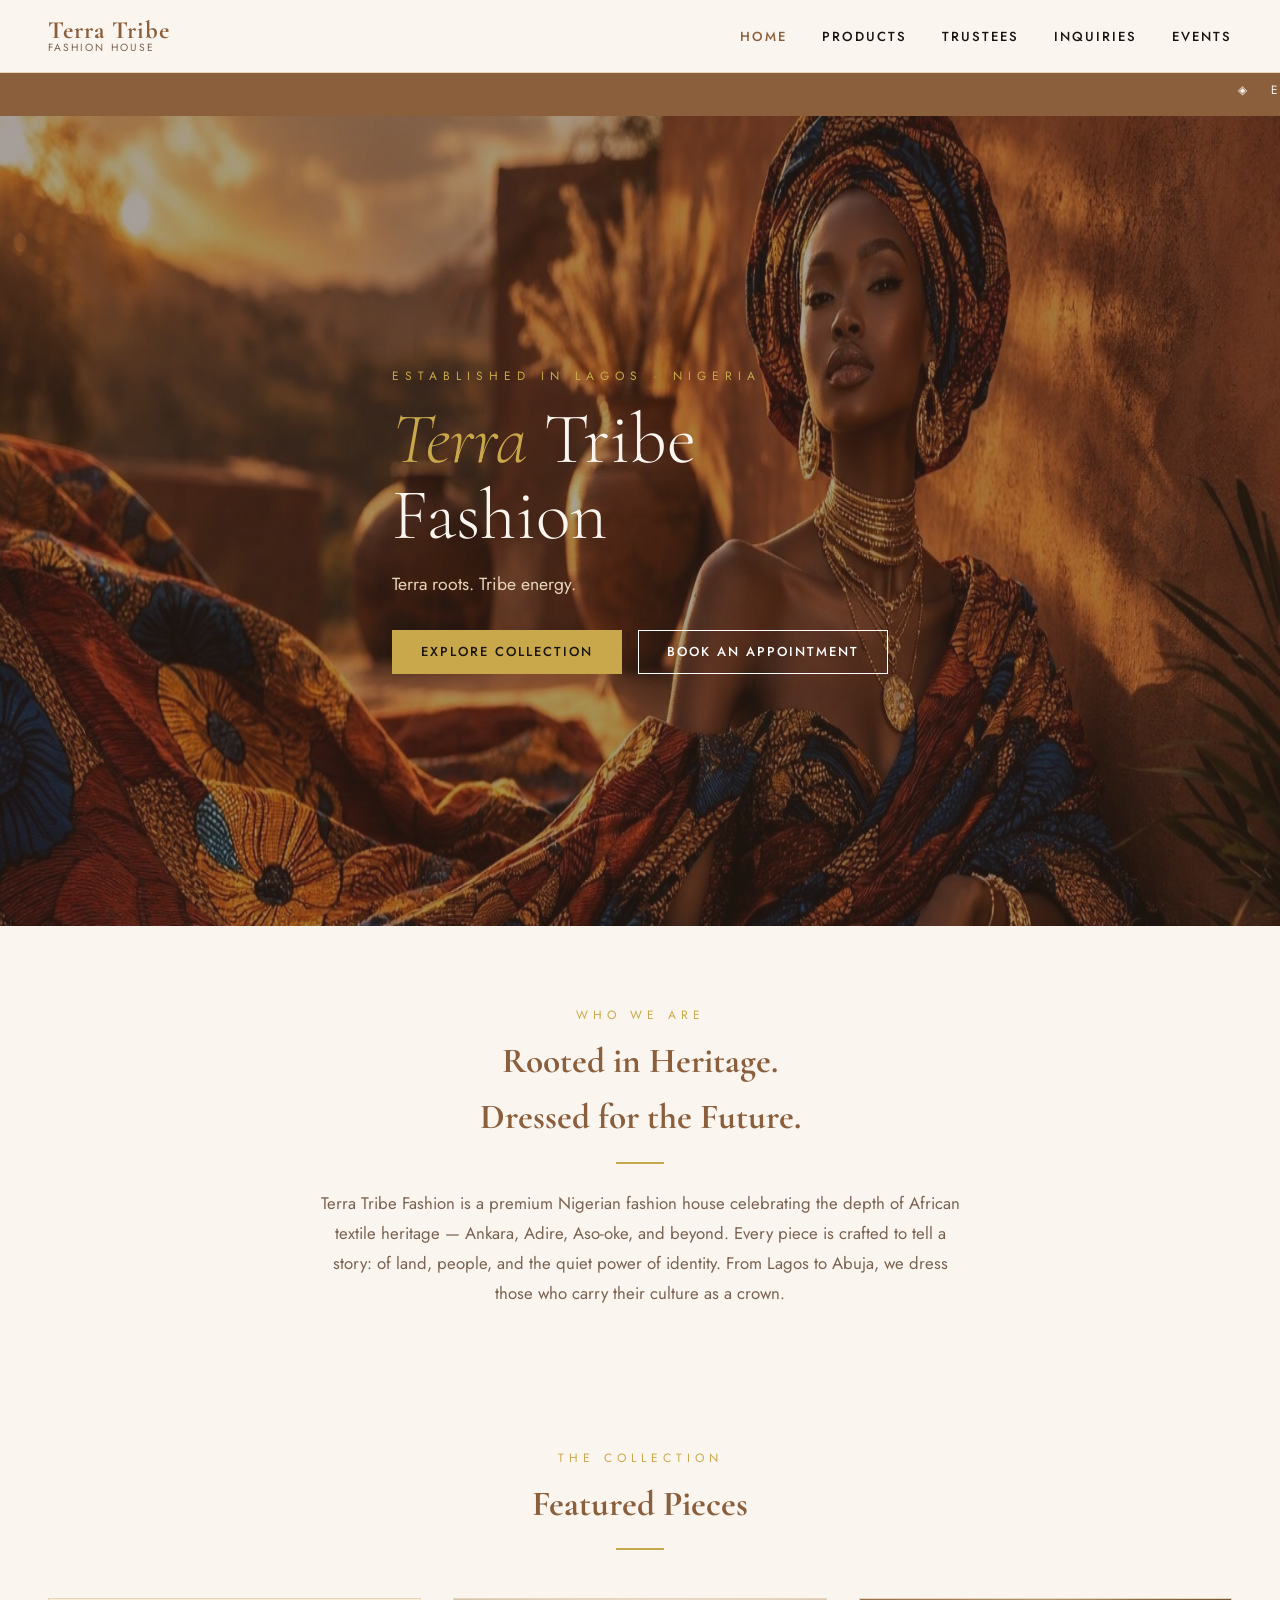
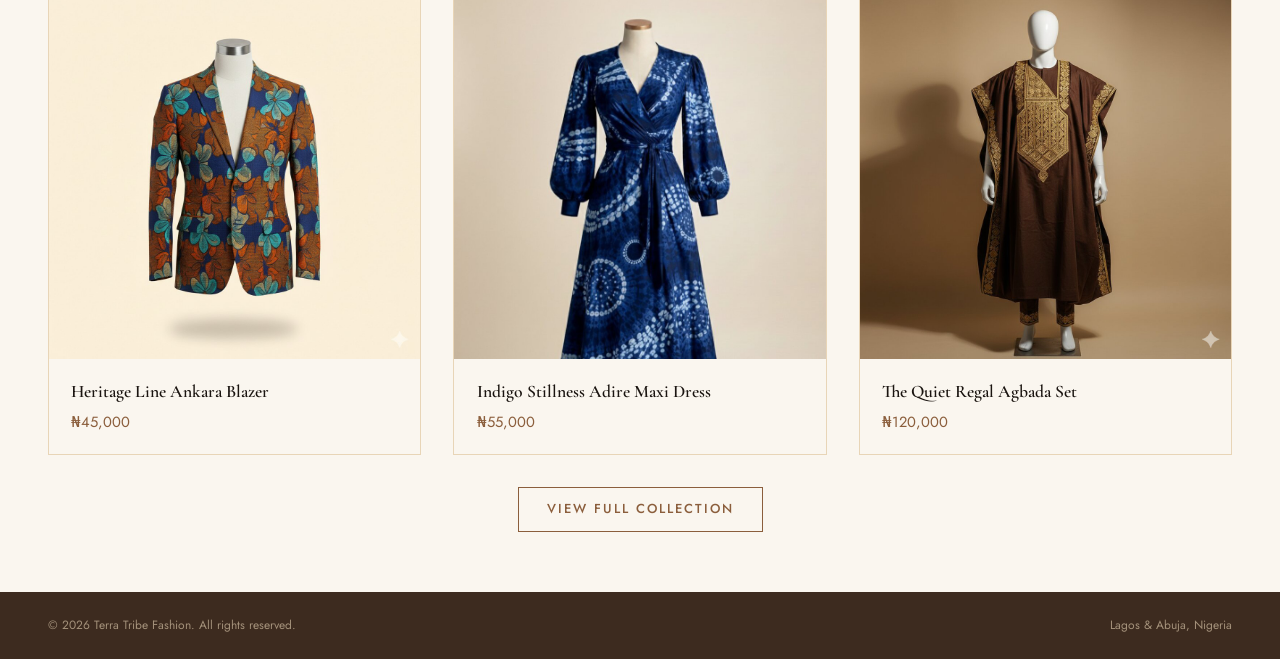
<file: index.html>
<!DOCTYPE html>
<html lang="en">
<head>
  <meta charset="UTF-8" />
  <meta name="viewport" content="width=device-width, initial-scale=1.0" />
  <title>Terra Tribe Fashion — Home</title>
  <link rel="stylesheet" href="styles.css" />
</head>
<body>

<!-- HEADER / NAV -->
<header>
  <div class="container nav-inner">
    <a href="index.html" class="brand">
      <span class="brand-name">Terra Tribe</span>
      <span class="brand-tag">Fashion House</span>
    </a>
    <nav>
      <ul>
        <li><a href="index.html" class="active">Home</a></li>
        <li><a href="products.html">Products</a></li>
        <li><a href="trustees.html">Trustees</a></li>
        <li><a href="inquiries.html">Inquiries</a></li>
        <li><a href="events.html">Events</a></li>
      </ul>
    </nav>
  </div>
</header>

<!-- MARQUEE -->
<div class="marquee-bar">
  <marquee behavior="scroll" direction="left" scrollamount="5">
    &nbsp;&nbsp;&nbsp;&nbsp;&nbsp;&nbsp;&nbsp;◈&nbsp;&nbsp;&nbsp;EKO LUXE SEASON PREVIEW - TUESDAY, APRIL 21, 2026 - VICTORIA ISLAND, LAGOS
    &nbsp;&nbsp;&nbsp;&nbsp;&nbsp;&nbsp;&nbsp;◈&nbsp;&nbsp;&nbsp;LAGOS RUNWAY SHOWCASE NIGHT - FRIDAY, MAY 15, 2026 - IKOYI, LAGOS
    &nbsp;&nbsp;&nbsp;&nbsp;&nbsp;&nbsp;&nbsp;◈&nbsp;&nbsp;&nbsp;ABUJA COUTURE BRUNCH - SATURDAY, SEPTEMBER 12, 2026 - MAITAMA ABUJA
    &nbsp;&nbsp;&nbsp;&nbsp;&nbsp;&nbsp;&nbsp;◈&nbsp;&nbsp;&nbsp;YEAR END GALA &amp; AWARDS - SATURDAY, DECEMBER 5, 2026 - CBD, ABUJA
  </marquee>
</div>

<!-- MAIN CONTENT -->
<main>

<!-- HERO -->
<section class="hero">
  <div class="hero-bg">
    <img src="images/hero.jpg" alt="Terra Tribe Fashion" />
  </div>
  <div class="container">
    <div class="hero-content">
      <p class="hero-eyebrow">Established in Lagos · Nigeria</p>
      <h1 class="hero-title">
        <em>Terra</em> Tribe<br/>Fashion
      </h1>
      <p class="hero-tagline">Terra roots. Tribe energy.</p>
      <div class="hero-actions">
        <a href="products.html" class="btn btn-gold">Explore Collection</a>
        <a href="inquiries.html" class="btn btn-outline btn-outline-light">Book an Appointment</a>
      </div>
    </div>
  </div>
</section>

<!-- INTRO -->
<section class="intro-section">
  <div class="container">
    <p class="section-label text-center">Who We Are</p>
    <h2 class="section-title text-center">Rooted in Heritage.<br/>Dressed for the Future.</h2>
    <span class="section-divider"></span>
    <p class="intro-text">
      Terra Tribe Fashion is a premium Nigerian fashion house celebrating the depth of African textile
      heritage — Ankara, Adire, Aso-oke, and beyond. Every piece is crafted to tell a story: of land,
      people, and the quiet power of identity. From Lagos to Abuja, we dress those who carry their
      culture as a crown.
    </p>
  </div>
</section>

<!-- FEATURED PRODUCTS -->
<section class="featured-section">
  <div class="container">
    <div class="section-header">
      <p class="section-label">The Collection</p>
      <h2 class="section-title">Featured Pieces</h2>
      <span class="section-divider"></span>
    </div>
    <div class="product-grid">
      <div class="product-card">
        <div class="product-img-wrap">
          <img src="images/product1.jpg" alt="Heritage Line Ankara Blazer" />
        </div>
        <div class="product-info">
          <p class="product-name">Heritage Line Ankara Blazer</p>
          <p class="product-price">₦45,000</p>
        </div>
      </div>
      <div class="product-card">
        <div class="product-img-wrap">
          <img src="images/product2.jpg" alt="Indigo Stillness Adire Maxi Dress" />
        </div>
        <div class="product-info">
          <p class="product-name">Indigo Stillness Adire Maxi Dress</p>
          <p class="product-price">₦55,000</p>
        </div>
      </div>
      <div class="product-card">
        <div class="product-img-wrap">
          <img src="images/product3.jpg" alt="The Quiet Regal Agbada Set" />
        </div>
        <div class="product-info">
          <p class="product-name">The Quiet Regal Agbada Set</p>
          <p class="product-price">₦120,000</p>
        </div>
      </div>
    </div>
    <div class="text-center mt2">
      <a href="products.html" class="btn btn-outline">View Full Collection</a>
    </div>
  </div>
</section>


</main>

<!-- FOOTER -->
<footer>
  <div class="container">
    <div class="footer-bottom">
      <span>&copy; 2026 Terra Tribe Fashion. All rights reserved.</span>
      <span>Lagos &amp; Abuja, Nigeria</span>
    </div>
  </div>
</footer>

<button id="back-to-top" title="Back to top">↑</button>

<script src="js/home.js"></script>
</body>
</html>
</file>
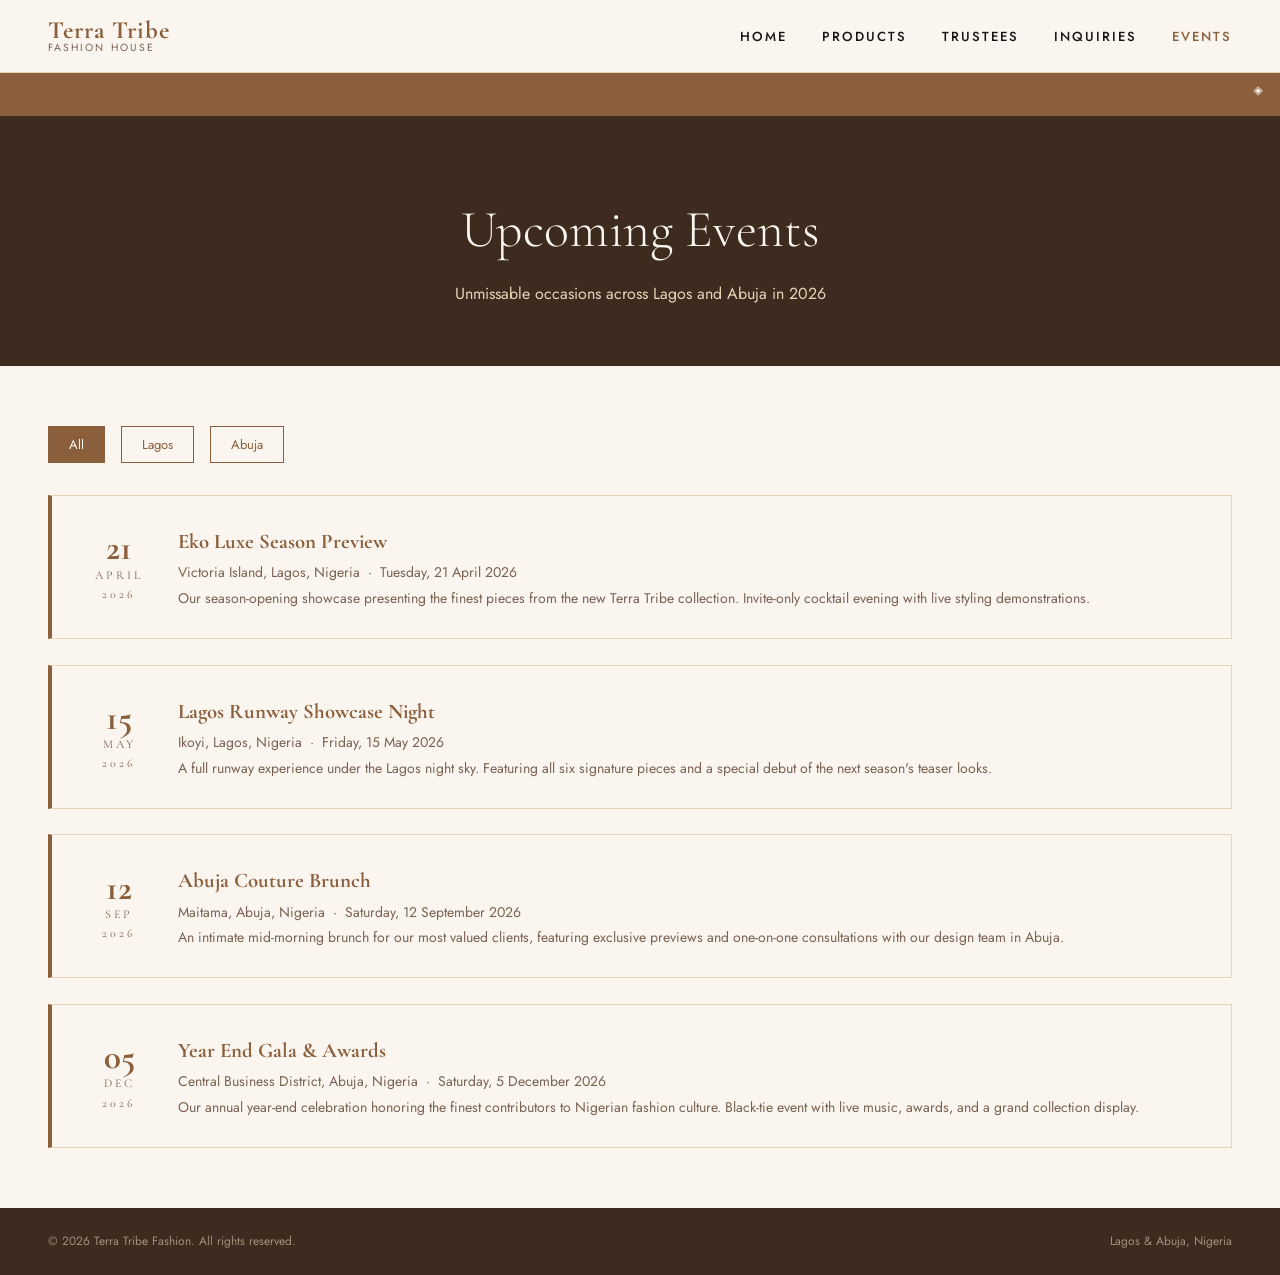
<file: events.html>
<!DOCTYPE html>
<html lang="en">
<head>
  <meta charset="UTF-8" />
  <meta name="viewport" content="width=device-width, initial-scale=1.0" />
  <title>Terra Tribe Fashion — Events</title>
  <link rel="stylesheet" href="styles.css" />
</head>
<body>

<!-- HEADER / NAV -->
<header>
  <div class="container nav-inner">
    <a href="index.html" class="brand">
      <span class="brand-name">Terra Tribe</span>
      <span class="brand-tag">Fashion House</span>
    </a>
    <nav>
      <ul>
        <li><a href="index.html">Home</a></li>
        <li><a href="products.html">Products</a></li>
        <li><a href="trustees.html">Trustees</a></li>
        <li><a href="inquiries.html">Inquiries</a></li>
        <li><a href="events.html" class="active">Events</a></li>
      </ul>
    </nav>
  </div>
</header>

<!-- MARQUEE -->
<div class="marquee-bar">
  <marquee behavior="scroll" direction="left" scrollamount="5">
    &nbsp;&nbsp;&nbsp;&nbsp;&nbsp;&nbsp;&nbsp;◈&nbsp;&nbsp;&nbsp;EKO LUXE SEASON PREVIEW - TUESDAY, APRIL 21, 2026 - VICTORIA ISLAND, LAGOS
    &nbsp;&nbsp;&nbsp;&nbsp;&nbsp;&nbsp;&nbsp;◈&nbsp;&nbsp;&nbsp;LAGOS RUNWAY SHOWCASE NIGHT - FRIDAY, MAY 15, 2026 - IKOYI, LAGOS
    &nbsp;&nbsp;&nbsp;&nbsp;&nbsp;&nbsp;&nbsp;◈&nbsp;&nbsp;&nbsp;ABUJA COUTURE BRUNCH - SATURDAY, SEPTEMBER 12, 2026 - MAITAMA ABUJA
    &nbsp;&nbsp;&nbsp;&nbsp;&nbsp;&nbsp;&nbsp;◈&nbsp;&nbsp;&nbsp;YEAR END GALA &amp; AWARDS - SATURDAY, DECEMBER 5, 2026 - CBD, ABUJA
  </marquee>
</div>

<!-- MAIN CONTENT -->
<main>
<section class="page-hero">
  <h1>Upcoming Events</h1>
  <p>Unmissable occasions across Lagos and Abuja in 2026</p>
</section>

  <section class="spacer">
    <div class="container">

      <!-- CITY FILTER BUTTONS -->
      <div class="filter-wrap">
        <button class="filter-btn active" data-filter="all">All</button>
        <button class="filter-btn" data-filter="lagos">Lagos</button>
        <button class="filter-btn" data-filter="abuja">Abuja</button>
      </div>

      <!-- Events list -->
      <div class="events-list">

        <div class="event-card" data-city="lagos">
          <div class="event-date">
            <div class="day">21</div>
            <div class="month">April</div>
            <div class="year">2026</div>
          </div>
          <div class="event-info">
            <h3>Eko Luxe Season Preview</h3>
            <p>Victoria Island, Lagos, Nigeria &nbsp;·&nbsp; Tuesday, 21 April 2026</p>
            <p class="event-desc">
              Our season-opening showcase presenting the finest pieces from the new Terra Tribe collection.
              Invite-only cocktail evening with live styling demonstrations.
            </p>
          </div>
        </div>

        <div class="event-card" data-city="lagos">
          <div class="event-date">
            <div class="day">15</div>
            <div class="month">May</div>
            <div class="year">2026</div>
          </div>
          <div class="event-info">
            <h3>Lagos Runway Showcase Night</h3>
            <p>Ikoyi, Lagos, Nigeria &nbsp;·&nbsp; Friday, 15 May 2026</p>
            <p class="event-desc">
              A full runway experience under the Lagos night sky. Featuring all six signature pieces and
              a special debut of the next season's teaser looks.
            </p>
          </div>
        </div>

        <div class="event-card" data-city="abuja">
          <div class="event-date">
            <div class="day">12</div>
            <div class="month">Sep</div>
            <div class="year">2026</div>
          </div>
          <div class="event-info">
            <h3>Abuja Couture Brunch</h3>
            <p>Maitama, Abuja, Nigeria &nbsp;·&nbsp; Saturday, 12 September 2026</p>
            <p class="event-desc">
              An intimate mid-morning brunch for our most valued clients, featuring exclusive previews
              and one-on-one consultations with our design team in Abuja.
            </p>
          </div>
        </div>

        <div class="event-card" data-city="abuja">
          <div class="event-date">
            <div class="day">05</div>
            <div class="month">Dec</div>
            <div class="year">2026</div>
          </div>
          <div class="event-info">
            <h3>Year End Gala &amp; Awards</h3>
            <p>Central Business District, Abuja, Nigeria &nbsp;·&nbsp; Saturday, 5 December 2026</p>
            <p class="event-desc">
              Our annual year-end celebration honoring the finest contributors to Nigerian fashion culture.
              Black-tie event with live music, awards, and a grand collection display.
            </p>
          </div>
        </div>

      </div>

    </div>
  </section>
</main>

<!-- FOOTER -->
<footer>
  <div class="container">
    <div class="footer-bottom">
      <span>&copy; 2026 Terra Tribe Fashion. All rights reserved.</span>
      <span>Lagos &amp; Abuja, Nigeria</span>
    </div>
  </div>
</footer>

<script src="js/events.js"></script>
</body>
</html>
</file>
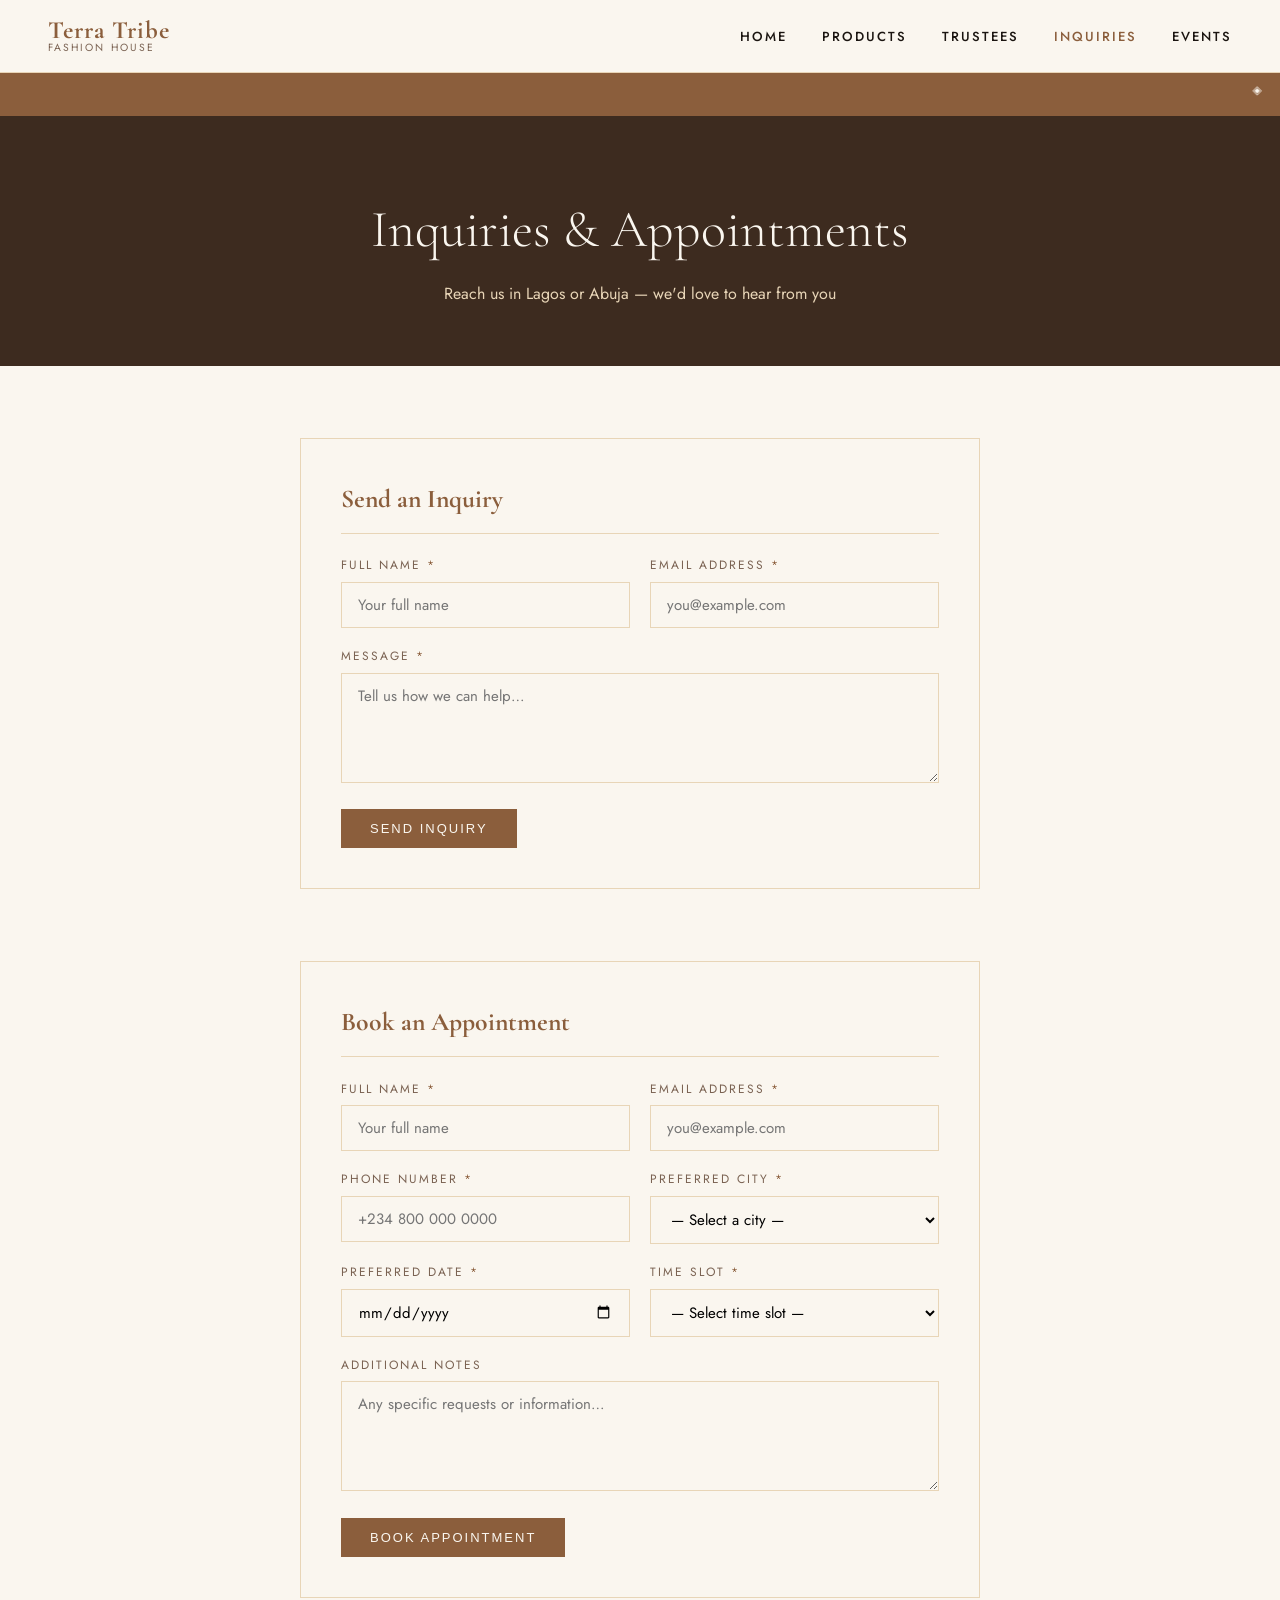
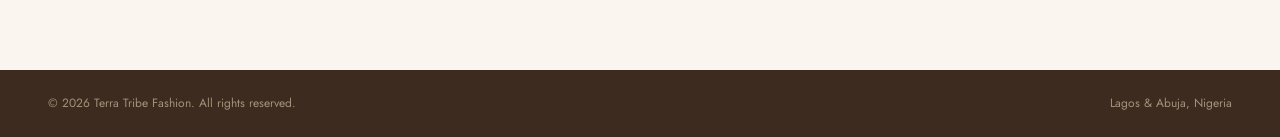
<file: inquiries.html>
<!DOCTYPE html>
<html lang="en">
<head>
  <meta charset="UTF-8" />
  <meta name="viewport" content="width=device-width, initial-scale=1.0" />
  <title>Terra Tribe Fashion — Inquiries &amp; Appointments</title>
  <link rel="stylesheet" href="styles.css" />
</head>
<body>

<!-- HEADER / NAV -->
<header>
  <div class="container nav-inner">
    <a href="index.html" class="brand">
      <span class="brand-name">Terra Tribe</span>
      <span class="brand-tag">Fashion House</span>
    </a>
    <nav>
      <ul>
        <li><a href="index.html">Home</a></li>
        <li><a href="products.html">Products</a></li>
        <li><a href="trustees.html">Trustees</a></li>
        <li><a href="inquiries.html" class="active">Inquiries</a></li>
        <li><a href="events.html">Events</a></li>
      </ul>
    </nav>
  </div>
</header>

<!-- MARQUEE -->
<div class="marquee-bar">
  <marquee behavior="scroll" direction="left" scrollamount="5">
    &nbsp;&nbsp;&nbsp;&nbsp;&nbsp;&nbsp;&nbsp;◈&nbsp;&nbsp;&nbsp;EKO LUXE SEASON PREVIEW - TUESDAY, APRIL 21, 2026 - VICTORIA ISLAND, LAGOS
    &nbsp;&nbsp;&nbsp;&nbsp;&nbsp;&nbsp;&nbsp;◈&nbsp;&nbsp;&nbsp;LAGOS RUNWAY SHOWCASE NIGHT - FRIDAY, MAY 15, 2026 - IKOYI, LAGOS
    &nbsp;&nbsp;&nbsp;&nbsp;&nbsp;&nbsp;&nbsp;◈&nbsp;&nbsp;&nbsp;ABUJA COUTURE BRUNCH - SATURDAY, SEPTEMBER 12, 2026 - MAITAMA ABUJA
    &nbsp;&nbsp;&nbsp;&nbsp;&nbsp;&nbsp;&nbsp;◈&nbsp;&nbsp;&nbsp;YEAR END GALA &amp; AWARDS - SATURDAY, DECEMBER 5, 2026 - CBD, ABUJA
  </marquee>
</div>

<!-- MAIN CONTENT -->
<main>
<section class="page-hero">
  <h1>Inquiries &amp; Appointments</h1>
  <p>Reach us in Lagos or Abuja — we'd love to hear from you</p>
</section>

  <!-- INQUIRY FORM -->
  <section class="form-section">
    <div class="container">
      <div class="form-card">
        <h2 class="form-title">Send an Inquiry</h2>
        <form id="inquiry-form">
          <div class="form-row">
            <div class="form-group">
              <label for="inq-name">Full Name <span class="required-star">*</span></label>
              <input type="text" id="inq-name" name="name" placeholder="Your full name" />
              <span class="field-error" id="err-inq-name">Please enter your full name.</span>
            </div>
            <div class="form-group">
              <label for="inq-email">Email Address <span class="required-star">*</span></label>
              <input type="email" id="inq-email" name="email" placeholder="you@example.com" />
              <span class="field-error" id="err-inq-email">Please enter a valid email address.</span>
            </div>
          </div>
          <div class="form-group">
            <label for="inq-message">Message <span class="required-star">*</span></label>
            <textarea id="inq-message" name="message" placeholder="Tell us how we can help…"></textarea>
            <span class="field-error" id="err-inq-message">Please enter a message.</span>
          </div>
          <button type="submit" class="btn btn-primary">Send Inquiry</button>
          <div class="success-msg" id="inq-success">Thank you! Your inquiry has been received. We'll be in touch within 24 hours.</div>
        </form>
      </div>
    </div>
  </section>

  <!-- APPOINTMENT FORM -->
  <section class="form-section form-section-flush">
    <div class="container">
      <div class="form-card">
        <h2 class="form-title">Book an Appointment</h2>
        <form id="appt-form">
          <div class="form-row">
            <div class="form-group">
              <label for="appt-name">Full Name <span class="required-star">*</span></label>
              <input type="text" id="appt-name" name="name" placeholder="Your full name" />
              <span class="field-error" id="err-appt-name">Please enter your full name.</span>
            </div>
            <div class="form-group">
              <label for="appt-email">Email Address <span class="required-star">*</span></label>
              <input type="email" id="appt-email" name="email" placeholder="you@example.com" />
              <span class="field-error" id="err-appt-email">Please enter a valid email address.</span>
            </div>
          </div>
          <div class="form-row">
            <div class="form-group">
              <label for="appt-phone">Phone Number <span class="required-star">*</span></label>
              <input type="tel" id="appt-phone" name="phone" placeholder="+234 800 000 0000" />
              <span class="field-error" id="err-appt-phone">Please enter a valid phone number (at least 10 digits).</span>
            </div>
            <div class="form-group">
              <label for="appt-city">Preferred City <span class="required-star">*</span></label>
              <select id="appt-city" name="city">
                <option value="">— Select a city —</option>
                <option value="lagos">Lagos</option>
                <option value="abuja">Abuja</option>
              </select>
              <span class="field-error" id="err-appt-city">Please select a city.</span>
            </div>
          </div>
          <div class="form-row">
            <div class="form-group">
              <label for="appt-date">Preferred Date <span class="required-star">*</span></label>
              <input type="date" id="appt-date" name="date" />
              <span class="field-error" id="err-appt-date">Please select a date.</span>
            </div>
            <div class="form-group">
              <label for="appt-time">Time Slot <span class="required-star">*</span></label>
              <select id="appt-time" name="time">
                <option value="">— Select time slot —</option>
                <option value="09:00 AM">09:00 AM</option>
                <option value="10:00 AM">10:00 AM</option>
                <option value="11:00 AM">11:00 AM</option>
                <option value="12:00 PM">12:00 PM</option>
                <option value="02:00 PM">02:00 PM</option>
                <option value="03:00 PM">03:00 PM</option>
                <option value="04:00 PM">04:00 PM</option>
                <option value="05:00 PM">05:00 PM</option>
              </select>
              <span class="field-error" id="err-appt-time">Please select a time slot.</span>
            </div>
          </div>
          <div class="form-group">
            <label for="appt-message">Additional Notes</label>
            <textarea id="appt-message" name="message" placeholder="Any specific requests or information…"></textarea>
          </div>
          <button type="submit" class="btn btn-primary">Book Appointment</button>
          <div class="success-msg" id="appt-success">Appointment booked! We'll confirm your slot via email within 2 hours.</div>
        </form>
      </div>
    </div>
  </section>
</main>

<!-- FOOTER -->
<footer>
  <div class="container">
    <div class="footer-bottom">
      <span>&copy; 2026 Terra Tribe Fashion. All rights reserved.</span>
      <span>Lagos &amp; Abuja, Nigeria</span>
    </div>
  </div>
</footer>

<script src="js/inquiries.js"></script>
</body>
</html>
</file>
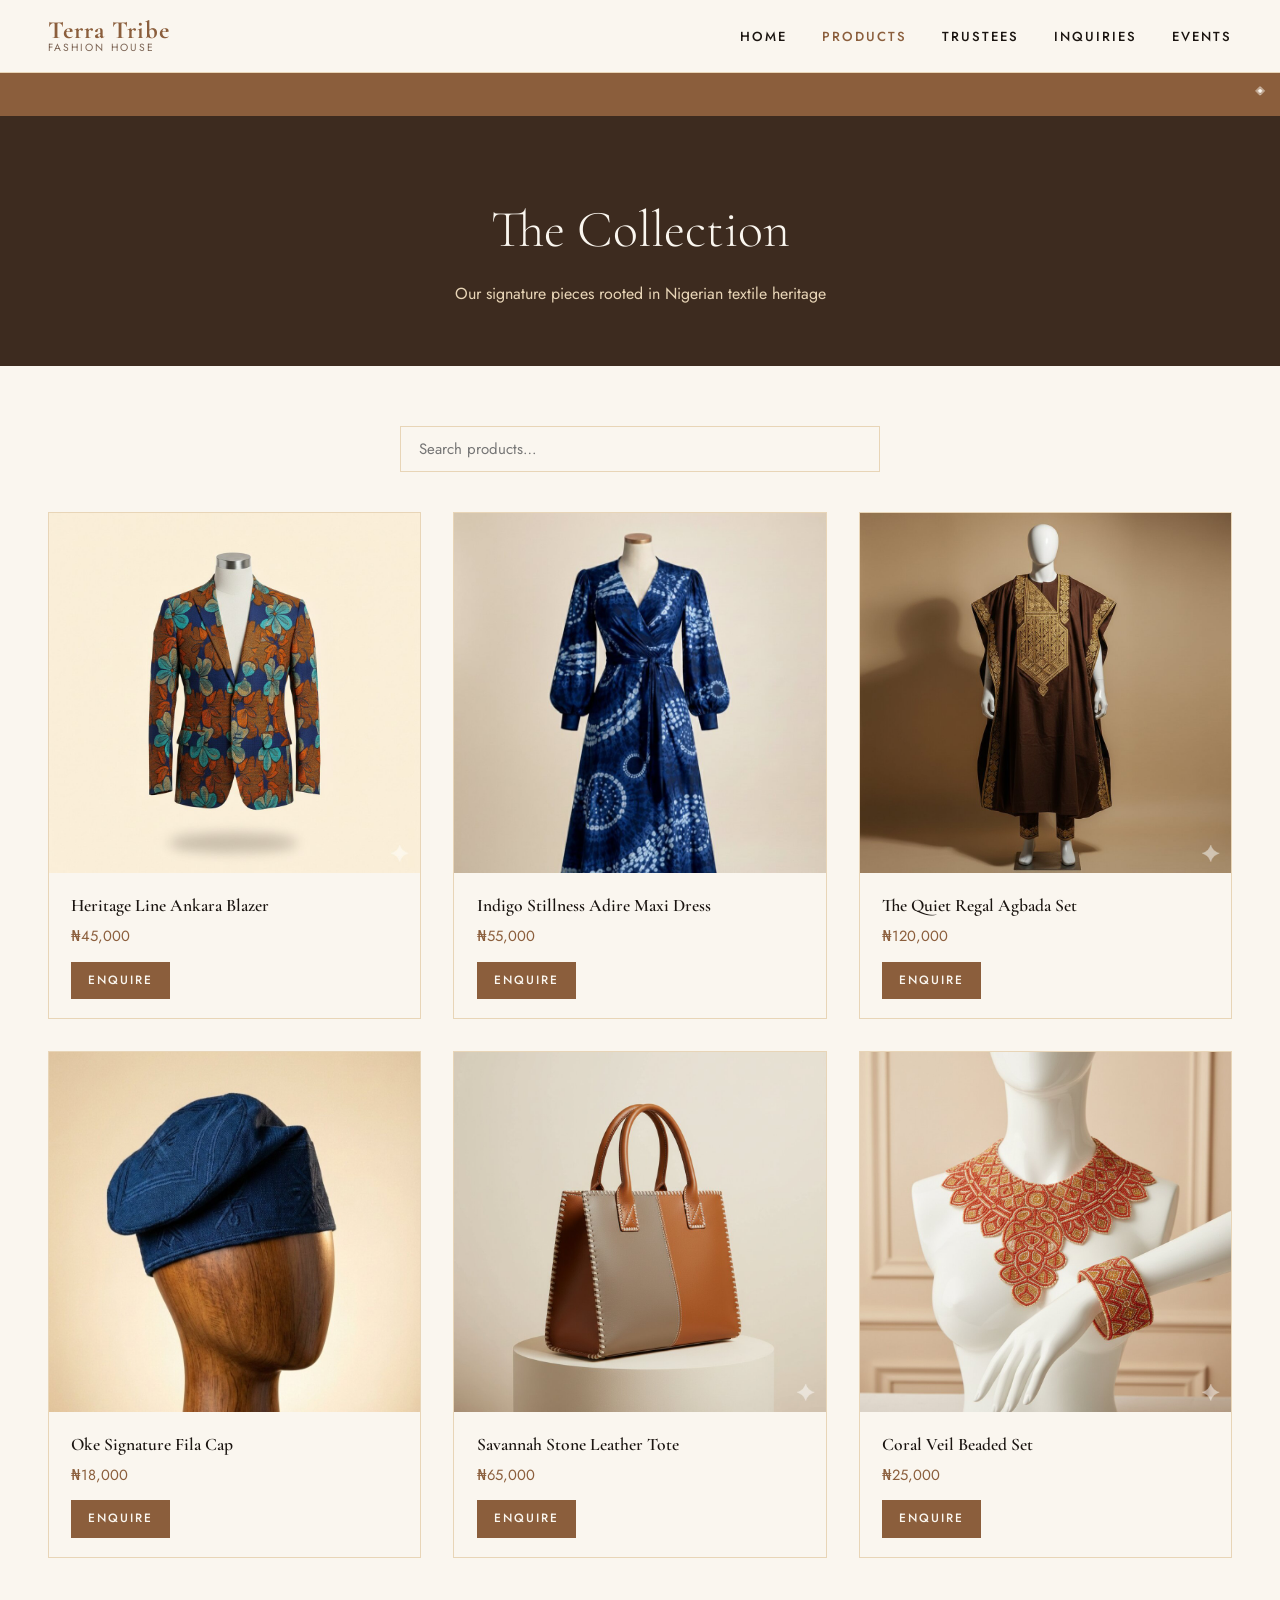
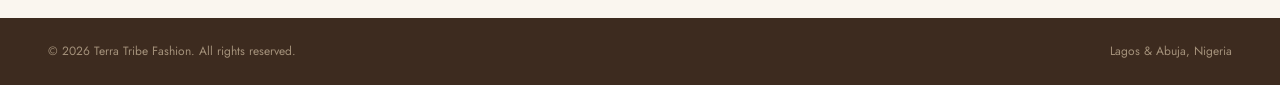
<file: products.html>
<!DOCTYPE html>
<html lang="en">
<head>
  <meta charset="UTF-8" />
  <meta name="viewport" content="width=device-width, initial-scale=1.0" />
  <title>Terra Tribe Fashion — Products</title>
  <link rel="stylesheet" href="styles.css" />
</head>
<body>

<!-- HEADER / NAV -->
<header>
  <div class="container nav-inner">
    <a href="index.html" class="brand">
      <span class="brand-name">Terra Tribe</span>
      <span class="brand-tag">Fashion House</span>
    </a>
    <nav>
      <ul>
        <li><a href="index.html">Home</a></li>
        <li><a href="products.html" class="active">Products</a></li>
        <li><a href="trustees.html">Trustees</a></li>
        <li><a href="inquiries.html">Inquiries</a></li>
        <li><a href="events.html">Events</a></li>
      </ul>
    </nav>
  </div>
</header>

<!-- MARQUEE -->
<div class="marquee-bar">
  <marquee behavior="scroll" direction="left" scrollamount="5">
    &nbsp;&nbsp;&nbsp;&nbsp;&nbsp;&nbsp;&nbsp;◈&nbsp;&nbsp;&nbsp;EKO LUXE SEASON PREVIEW - TUESDAY, APRIL 21, 2026 - VICTORIA ISLAND, LAGOS
    &nbsp;&nbsp;&nbsp;&nbsp;&nbsp;&nbsp;&nbsp;◈&nbsp;&nbsp;&nbsp;LAGOS RUNWAY SHOWCASE NIGHT - FRIDAY, MAY 15, 2026 - IKOYI, LAGOS
    &nbsp;&nbsp;&nbsp;&nbsp;&nbsp;&nbsp;&nbsp;◈&nbsp;&nbsp;&nbsp;ABUJA COUTURE BRUNCH - SATURDAY, SEPTEMBER 12, 2026 - MAITAMA ABUJA
    &nbsp;&nbsp;&nbsp;&nbsp;&nbsp;&nbsp;&nbsp;◈&nbsp;&nbsp;&nbsp;YEAR END GALA &amp; AWARDS - SATURDAY, DECEMBER 5, 2026 - CBD, ABUJA
  </marquee>
</div>

<!-- MAIN CONTENT -->
<main>
<section class="page-hero">
  <h1>The Collection</h1>
  <p>Our signature pieces rooted in Nigerian textile heritage</p>
</section>

  <section class="spacer">
    <div class="container">
      <!-- Search -->
      <div class="search-wrap">
        <input type="text" id="search-input" placeholder="Search products…" />
      </div>

      <div class="product-grid">

        <div class="product-card" data-name="Heritage Line Ankara Blazer">
          <div class="product-img-wrap">
            <img src="images/product1.jpg" alt="Heritage Line Ankara Blazer" />
          </div>
          <div class="product-info">
            <p class="product-name">Heritage Line Ankara Blazer</p>
            <p class="product-price">₦45,000</p>
            <div class="product-actions">
              <a href="inquiries.html" class="btn btn-primary btn-sm">Enquire</a>
            </div>
          </div>
        </div>

        <div class="product-card" data-name="Indigo Stillness Adire Maxi Dress">
          <div class="product-img-wrap">
            <img src="images/product2.jpg" alt="Indigo Stillness Adire Maxi Dress" />
          </div>
          <div class="product-info">
            <p class="product-name">Indigo Stillness Adire Maxi Dress</p>
            <p class="product-price">₦55,000</p>
            <div class="product-actions">
              <a href="inquiries.html" class="btn btn-primary btn-sm">Enquire</a>
            </div>
          </div>
        </div>

        <div class="product-card" data-name="The Quiet Regal Agbada Set">
          <div class="product-img-wrap">
            <img src="images/product3.jpg" alt="The Quiet Regal Agbada Set" />
          </div>
          <div class="product-info">
            <p class="product-name">The Quiet Regal Agbada Set</p>
            <p class="product-price">₦120,000</p>
            <div class="product-actions">
              <a href="inquiries.html" class="btn btn-primary btn-sm">Enquire</a>
            </div>
          </div>
        </div>

        <div class="product-card" data-name="Oke Signature Fila Cap">
          <div class="product-img-wrap">
            <img src="images/product4.jpg" alt="Oke Signature Fila Cap" />
          </div>
          <div class="product-info">
            <p class="product-name">Oke Signature Fila Cap</p>
            <p class="product-price">₦18,000</p>
            <div class="product-actions">
              <a href="inquiries.html" class="btn btn-primary btn-sm">Enquire</a>
            </div>
          </div>
        </div>

        <div class="product-card" data-name="Savannah Stone Leather Tote">
          <div class="product-img-wrap">
            <img src="images/product5.jpg" alt="Savannah Stone Leather Tote" />
          </div>
          <div class="product-info">
            <p class="product-name">Savannah Stone Leather Tote</p>
            <p class="product-price">₦65,000</p>
            <div class="product-actions">
              <a href="inquiries.html" class="btn btn-primary btn-sm">Enquire</a>
            </div>
          </div>
        </div>

        <div class="product-card" data-name="Coral Veil Beaded Set">
          <div class="product-img-wrap">
            <img src="images/product6.jpg" alt="Coral Veil Beaded Set" />
          </div>
          <div class="product-info">
            <p class="product-name">Coral Veil Beaded Set</p>
            <p class="product-price">₦25,000</p>
            <div class="product-actions">
              <a href="inquiries.html" class="btn btn-primary btn-sm">Enquire</a>
            </div>
          </div>
        </div>

      </div>
      <p class="no-results" id="no-results">No products found.</p>
    </div>
  </section>
</main>

<!-- FOOTER -->
<footer>
  <div class="container">
    <div class="footer-bottom">
      <span>&copy; 2026 Terra Tribe Fashion. All rights reserved.</span>
      <span>Lagos &amp; Abuja, Nigeria</span>
    </div>
  </div>
</footer>

<script src="js/products.js"></script>
</body>
</html>
</file>
<file: styles.css>
/* ============================================
   TERRA TRIBE FASHION — styles.css
   ============================================ */

@import url('https://fonts.googleapis.com/css2?family=Cormorant+Garamond:ital,wght@0,300;0,400;0,600;0,700;1,400&family=Jost:wght@400;500&display=swap');

/* ─── VARIABLES ─────────────────────────────── */
:root {
  --clay:  #8B5E3C;
  --sand:  #E8D5B7;
  --cream: #FAF6EF;
  --dark:  #1A1410;
  --mid:   #3D2B1F;
  --gold:  #C9A84C;
  --muted: #7A6252;

  --font-display: 'Cormorant Garamond', Georgia, serif;
  --font-body:    'Jost', sans-serif;
}

/* ─── RESET ─────────────────────────────────── */
*, *::before, *::after { box-sizing: border-box; margin: 0; padding: 0; }
html  { scroll-behavior: smooth; }
img   { display: block; max-width: 100%; height: auto; }
a     { color: inherit; text-decoration: none; }
ul    { list-style: none; }

body {
  font-family: var(--font-body);
  background: var(--cream);
  color: var(--dark);
  line-height: 1.6;
  overflow-x: hidden;
}

/* ─── LAYOUT ──────────────────────── */
.container   { max-width: 1240px; margin: 0 auto; padding: 0 28px; }
.text-center { text-align: center; }
.mt2         { margin-top: 2rem; }
.mb2         { margin-bottom: 2rem; }

/* Shared uppercase rule */
.brand-tag, nav a, .section-label,
.btn, .hero-eyebrow, .form-group label,
.event-date .month { text-transform: uppercase; }


/* ─── HEADER / NAV ─────────────────────────── */

header {
  position: sticky; top: 0; z-index: 900;
  background: var(--cream);
  border-bottom: 1px solid var(--sand);
}

.nav-inner { display: flex; align-items: center; justify-content: space-between; height: 72px; }
.brand     { display: flex; flex-direction: column; line-height: 1; }

.brand-name {
  font-family: var(--font-display);
  font-size: 1.55rem; font-weight: 700;
  color: var(--clay); letter-spacing: .04em;
}

.brand-tag { font-size: .65rem; letter-spacing: .2em; color: var(--muted); }

nav ul { display: flex; gap: 2.2rem; align-items: center; }

nav a {
  font-size: .82rem; font-weight: 500;
  letter-spacing: .15em; color: var(--dark);
  transition: color .3s ease;
}

nav a:hover,
nav a.active { color: var(--clay); }


/* ─── MARQUEE ───────────────────────────────── */
.marquee-bar          { background: var(--clay); padding: 8px 0; }
.marquee-bar marquee  { font-size: 12px; letter-spacing: 3px; color: var(--cream); }


/* ─── SECTION HEADINGS ──────────────────────── */
.section-label   { font-size: 12px; letter-spacing: 5px; color: var(--gold); margin-bottom: 8px; }
.section-title   { font-family: var(--font-display); font-size: 2.2rem; color: var(--clay); }
.section-divider { display: block; width: 48px; height: 2px; background: var(--gold); margin: 1rem auto 0; }


/* ─── BUTTONS ───────────────────────────────── */
.btn {
  display: inline-block; padding: 11px 28px;
  font-size: 13px; font-weight: 500; letter-spacing: 2px;
  border: 1px solid transparent;
  transition: all .3s ease;
}

.btn-gold    { background: var(--gold); color: var(--dark); border-color: var(--gold); }
.btn-primary { background: var(--clay); color: var(--cream); border-color: var(--clay); }
.btn-outline { background: transparent; color: var(--clay); border-color: var(--clay); }
.btn-outline-light { color: #fff; border-color: #fff; }
.btn-sm      { font-size: 12px; padding: 8px 16px; }

.btn-gold:hover    { opacity: .85; }
.btn-primary:hover { background: var(--mid); border-color: var(--mid); }
.btn-outline:hover { background: var(--clay); color: var(--cream); }


/* ─── HERO (HOME) ──────────────────────────── */
.hero {
  position: relative; min-height: 90vh;
  display: flex; align-items: center;
  background: var(--mid);
}

.hero-bg     { position: absolute; top: 0; right: 0; bottom: 0; left: 0; }
.hero-bg img { width: 100%; height: 100%; opacity: .55; }

.hero-content { position: relative; max-width: 720px; padding: 4rem 0; }

.hero-eyebrow { font-size: 12px; letter-spacing: 6px; color: var(--gold); margin-bottom: 1rem; }

.hero-title {
  font-family: var(--font-display);
  font-size: 72px; font-weight: 300;
  color: var(--cream); line-height: 1.05;
  margin-bottom: 1rem;
}

.hero-title em { font-style: italic; color: var(--gold); }
.hero-tagline  { color: var(--sand); font-size: 1.1rem; margin-bottom: 2rem; }
.hero-actions  { display: flex; gap: 1rem; flex-wrap: wrap; }


/* ─── PAGE SECTIONS ─────────────────────────── */
.intro-section { padding: 80px 0; text-align: center; }

.intro-text {
  max-width: 640px; margin: 1.5rem auto 0;
  color: var(--muted); font-size: 1.05rem; line-height: 1.8;
}

.featured-section,
.spacer         { padding: 60px 0; }
.section-header { text-align: center; margin-bottom: 3rem; }

.page-hero {
  background: var(--mid);
  padding: 72px 0 60px;
  text-align: center;
}

.page-hero h1 {
  font-family: var(--font-display);
  font-size: 52px; font-weight: 300;
  color: var(--cream);
}

.page-hero p { color: var(--sand); margin-top: .6rem; }


/* ─── PRODUCT GRID ─────────────────────────── */
.product-grid { display: grid; grid-template-columns: repeat(3, 1fr); gap: 2rem; }

.product-card {
  background: var(--cream);
  border: 1px solid var(--sand);
  overflow: hidden;
  transition: all .3s ease;
}

.product-card:hover {
  transform: translateY(-4px);
  box-shadow: 0 12px 40px rgba(0, 0, 0, .15);
}

.product-img-wrap     { width: 100%; height: 360px; overflow: hidden; }
.product-img-wrap img { width: 100%; height: 100%; }
.product-info         { padding: 1.2rem 1.4rem; }
.product-name         { font-family: var(--font-display); font-size: 1.1rem; font-weight: 600; }
.product-price        { font-size: .92rem; color: var(--clay); margin-top: .3rem; }
.product-actions      { display: flex; gap: .6rem; margin-top: .8rem; }


/* ─── SEARCH BAR ──────────────────────────── */
.search-wrap { display: flex; gap: 1rem; max-width: 480px; margin: 0 auto 2.5rem; }

.search-wrap input {
  flex: 1; padding: 11px 18px;
  border: 1px solid var(--sand); background: var(--cream);
  font-family: var(--font-body); font-size: 15px; outline: none;
}

.search-wrap input:focus { border-color: var(--clay); }
.no-results { text-align: center; padding: 3rem; color: var(--muted); display: none; }


/* ─── TRUSTEE GRID ─────────────────────────── */
.trustee-grid { display: grid; grid-template-columns: repeat(4, 1fr); gap: 1.6rem; }
.trustee-card { text-align: center; cursor: pointer; }

.trustee-email {
  display: none; font-size: 12px;
  color: var(--clay); margin-top: .4rem;
  word-break: break-all;
}

.trustee-photo {
  width: 140px; height: 140px;
  border-radius: 50%; overflow: hidden;
  border: 2px solid var(--sand);
  margin: 0 auto 1rem;
}

.trustee-photo img { width: 100%; height: 100%; }
.trustee-name      { font-family: var(--font-display); font-size: 1rem; font-weight: 600; }
.team-subtitle     { font-size: .9rem; color: var(--muted); margin-top: 1rem; }


/* ─── FORMS ────────────────────────────────── */
.form-section       { padding: 72px 0; }
.form-section-flush { padding-top: 0; }

.form-card {
  background: var(--cream);
  border: 1px solid var(--sand);
  padding: 2.5rem; max-width: 680px;
  margin: 0 auto;
}

.form-title {
  font-family: var(--font-display);
  font-size: 1.6rem; color: var(--clay);
  margin-bottom: 1.4rem; padding-bottom: .8rem;
  border-bottom: 1px solid var(--sand);
}

.form-row   { display: grid; grid-template-columns: 1fr 1fr; gap: 1.2rem; }
.form-group { margin-bottom: 1.2rem; }

.form-group label {
  display: block; font-size: 12px;
  letter-spacing: 2px; color: var(--muted);
  margin-bottom: .4rem;
}

.form-group input,
.form-group select,
.form-group textarea {
  width: 100%; padding: 11px 16px;
  border: 1px solid var(--sand); background: var(--cream);
  font-family: var(--font-body); font-size: 15px;
  outline: none; transition: border-color .3s ease;
}

.form-group input:focus,
.form-group select:focus,
.form-group textarea:focus { border-color: var(--clay); }

.form-group textarea { min-height: 110px; resize: vertical; }
.field-error   { font-size: 12px; color: #C0392B; margin-top: .3rem; display: none; }
.required-star { color: var(--clay); }

.success-msg {
  background: #E8F5E9; border: 1px solid #66BB6A;
  color: #2E7D32; padding: 1rem;
  font-size: 14px; display: none; margin-top: 1rem;
}


/* ─── EVENTS ───────────────────────────────── */
.filter-wrap { display: flex; gap: 1rem; margin-bottom: 2rem; }

.filter-btn {
  padding: 8px 20px;
  border: 1px solid var(--clay); background: transparent;
  color: var(--clay); font-family: var(--font-body);
  font-size: 13px; cursor: pointer;
}

.filter-btn.active { background: var(--clay); color: var(--cream); }

.events-list { display: flex; flex-direction: column; gap: 1.6rem; }

.event-card {
  display: grid; grid-template-columns: auto 1fr;
  gap: 1.5rem; align-items: center;
  padding: 1.8rem 2rem;
  background: var(--cream);
  border: 1px solid var(--sand);
  border-left: 4px solid var(--clay);
}

.event-date       { text-align: center; min-width: 70px; font-family: var(--font-display); }
.event-date .day  { font-size: 2.2rem; font-weight: 700; color: var(--clay); line-height: 1; }

.event-date .month,
.event-date .year { font-size: 12px; letter-spacing: 3px; color: var(--muted); }

.event-info h3    { font-family: var(--font-display); font-size: 1.3rem; color: var(--clay); }

.event-info p,
.event-desc  { font-size: 14px; color: var(--muted); margin-top: .2rem; }
.event-desc  { margin-top: .5rem; }


/* ─── FOOTER ───────────────────────────────── */
footer         { background: var(--mid); color: var(--sand); padding: 24px 0; }
.footer-bottom { display: flex; justify-content: space-between; font-size: 12px; opacity: .6; }


/* ─── BACK TO TOP ──────────────────────────── */
#back-to-top {
  position: fixed; bottom: 2rem; right: 2rem;
  width: 48px; height: 48px;
  background: var(--clay); color: var(--cream);
  font-size: 1.2rem;
  display: flex; align-items: center; justify-content: center;
  opacity: 0; pointer-events: none;
  transition: all .3s ease;
}

#back-to-top.visible { opacity: 1; pointer-events: auto; }
#back-to-top:hover   { background: var(--mid); }


/* ─── RESPONSIVE ───────────────────────────── */
@media (max-width: 768px) {
  .product-grid { grid-template-columns: 1fr; }
  .trustee-grid { grid-template-columns: repeat(2, 1fr); }
  .form-row     { grid-template-columns: 1fr; }
  .event-card   { grid-template-columns: 1fr; gap: .8rem; }
  .hero-title   { font-size: 42px; }
}
</file>
